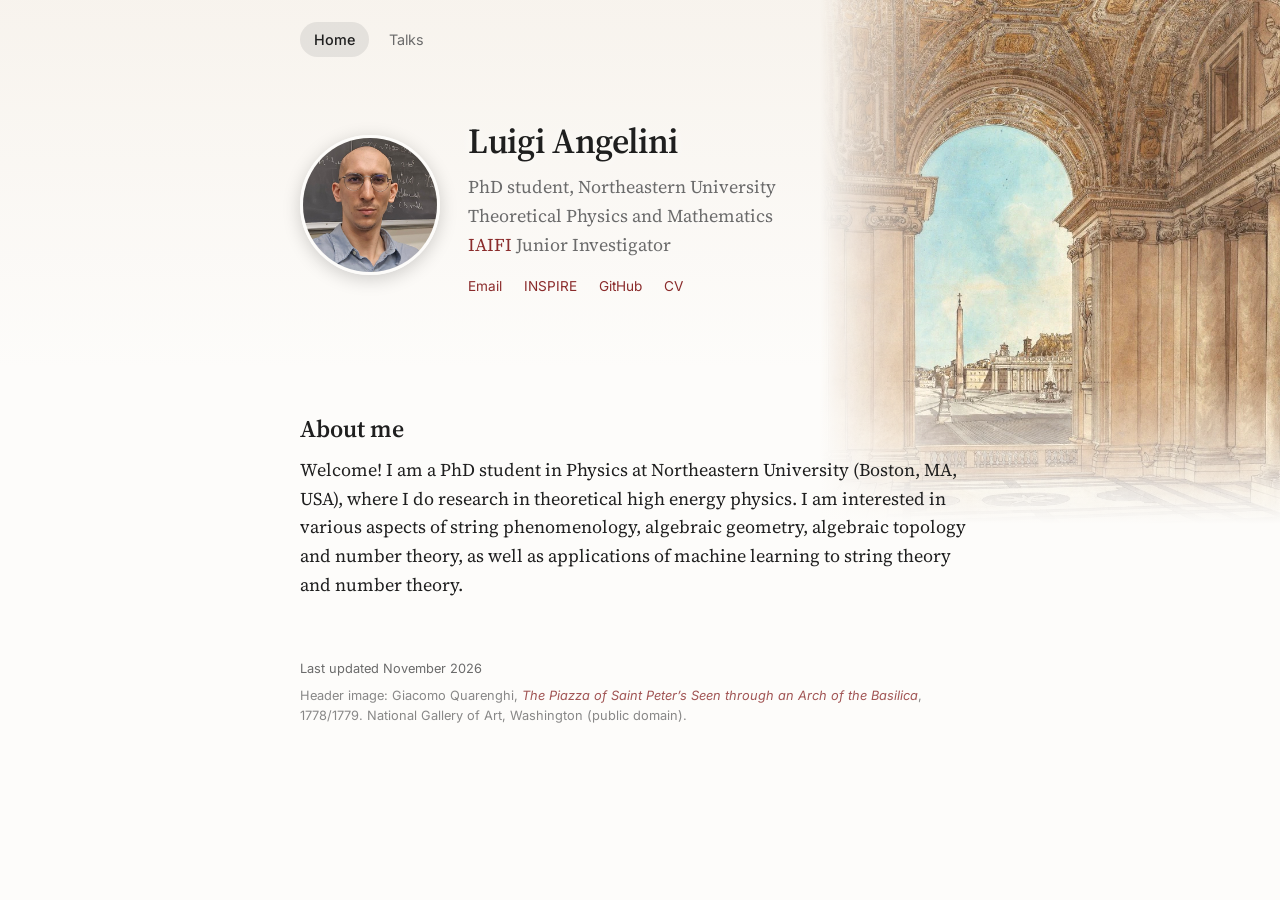
<file: index.html>
<!doctype html>
<html lang="en">
<head>
  <meta charset="utf-8">
  <meta name="viewport" content="width=device-width, initial-scale=1">
  <title>Luigi Angelini</title>
  <meta name="description" content="Luigi Angelini, Northeastern University: talks, notes and contact.">
  <link rel="preconnect" href="https://fonts.googleapis.com">
  <link rel="preconnect" href="https://fonts.gstatic.com" crossorigin>
  <link href="https://fonts.googleapis.com/css2?family=Source+Serif+4:ital,opsz,wght@0,8..60,400;0,8..60,600;1,8..60,400&family=Inter:wght@400;500&display=swap" rel="stylesheet">
  <link rel="stylesheet" href="style.css?v=2026-11-14g">
  <link rel="icon" type="image/svg+xml" sizes="any" href="favicon.svg">
  <link rel="icon" type="image/png" sizes="32x32" href="favicon-32.png">
  <link rel="icon" type="image/png" sizes="192x192" href="icon-192.png">
  <link rel="apple-touch-icon" href="apple-touch-icon.png">
  <meta property="og:type" content="website">
  <meta property="og:title" content="Luigi Angelini">
  <meta property="og:description" content="Luigi Angelini, Northeastern University: talks, notes and contact.">
  <meta property="og:url" content="https://luigiangelini.github.io/">
  <meta property="og:image" content="https://luigiangelini.github.io/preview.jpg">
  <meta property="og:image:width" content="1200">
  <meta property="og:image:height" content="630">
  <meta name="twitter:card" content="summary_large_image">
</head>
<body>
  <div class="hero">
    <nav class="tabs" aria-label="Site">
      <a href="./" class="tab active" aria-current="page">Home</a>
      <a href="talks.html" class="tab">Talks</a>
    </nav>
  <header class="site-header">
    <img class="portrait" src="photo.jpg" alt="Photo of Luigi Angelini" width="140" height="140">
    <div class="header-text">
      <h1>Luigi Angelini</h1>
      <p class="affiliation">PhD student, Northeastern University<br>Theoretical Physics and Mathematics<br><a href="https://iaifi.org" title="NSF AI Institute for Artificial Intelligence and Fundamental Interactions">IAIFI</a> Junior Investigator</p>
      <nav class="links">
        <a href="mailto:angelini.l@northeastern.edu">Email</a>
        <a href="https://inspirehep.net/authors/2682199">INSPIRE</a>
        <a href="https://github.com/LuigiAngelini">GitHub</a>
        <a href="LuigiAngelini_CV.pdf">CV</a>
      </nav>
    </div>
  </header>
  </div>

  <main>
    <section class="about" id="about">
      <h2>About me</h2>
      <p>Welcome! I am a PhD student in Physics at Northeastern University (Boston, MA, USA), where I do research in theoretical high energy physics. I am interested in various aspects of string phenomenology, algebraic geometry, algebraic topology and number theory, as well as applications of machine learning to string theory and number theory.</p>
      <!--
        ADD MORE ABOUT ME TEXT HERE
        Each paragraph goes between <p> and </p>, for example:
        <p>Before Northeastern, I studied ...</p>
        Links work like this: <a href="https://example.com">link text</a>
      -->
    </section>
  </main>

  <footer>
    <p>Last updated November 2026</p>
    <p class="credit">Header image: Giacomo Quarenghi, <a href="https://www.nga.gov/artworks/124060-piazza-saint-peters-seen-through-arch-basilica"><em>The Piazza of Saint Peter’s Seen through an Arch of the Basilica</em></a>, 1778/1779. National Gallery of Art, Washington (public domain).</p>
  </footer>

  <script>
    // Old links to a single talk (luigiangelini.github.io/#talk-name) now live on talks.html.
    if (location.hash.length > 1 && !document.getElementById(location.hash.slice(1))) {
      location.replace('talks.html' + location.hash);
    }
  </script>
</body>
</html>
</file>
<file: style.css>
:root {
  --bg: #fdfcfa;
  --text: #1f1f1f;
  --muted: #6b6b6b;
  --accent: #8a2b2b;
  --rule: #e6e2dc;
  --card: #ffffff;
}

@media (prefers-color-scheme: dark) {
  :root {
    --bg: #161616;
    --text: #e8e6e3;
    --muted: #9a9a9a;
    --accent: #e08a7a;
    --rule: #2d2d2d;
    --card: #1d1d1d;
  }
}

* { box-sizing: border-box; }

body {
  margin: 0;
  background: var(--bg);
  color: var(--text);
  font-family: "Source Serif 4", Georgia, serif;
  font-size: 18px;
  line-height: 1.6;
}

.site-header, main, footer {
  max-width: 720px;
  margin: 0 auto;
  padding: 0 20px;
}

.site-header {
  padding-top: 64px;
  padding-bottom: 24px;
  border-bottom: 1px solid var(--rule);
}

h1 {
  font-size: 2.2rem;
  font-weight: 600;
  margin: 0;
  letter-spacing: -0.01em;
}

.affiliation {
  margin: 4px 0 16px;
  color: var(--muted);
}

.links, .resources, .meta {
  font-family: Inter, system-ui, sans-serif;
  font-size: 0.85rem;
}

.links a, .resources a {
  margin-right: 18px;
}

a {
  color: var(--accent);
  text-decoration: none;
}
a:hover { text-decoration: underline; }

h2 {
  font-size: 1.5rem;
  font-weight: 600;
  margin: 40px 0 8px;
}

.intro {
  color: var(--muted);
  margin-top: 0;
}

.talk {
  padding: 28px 0;
  border-bottom: 1px solid var(--rule);
  scroll-margin-top: 20px;
}

.talk:target {
  background: var(--card);
  box-shadow: 0 0 0 12px var(--card);
  border-radius: 2px;
}

.talk h3 {
  position: relative;
  font-size: 1.2rem;
  font-weight: 600;
  line-height: 1.35;
  margin: 0 0 6px;
}

.hash {
  color: var(--muted);
  font-weight: 400;
  opacity: 0.5;
}
.talk .hash {
  position: absolute;
  left: -1.1em;
}
.talk:hover .hash { opacity: 1; }
.hash.copied::after {
  content: "copied";
  font-family: Inter, system-ui, sans-serif;
  font-size: 0.7rem;
  margin-left: 6px;
  color: var(--accent);
}

.meta {
  color: var(--muted);
  margin: 0 0 12px;
}
.meta .venue::after { content: " · "; }

.abstract { margin: 0 0 12px; }

.resources { margin: 0; }

footer {
  padding-top: 32px;
  padding-bottom: 64px;
  color: var(--muted);
  font-size: 0.8rem;
  font-family: Inter, system-ui, sans-serif;
}

@media (max-width: 600px) {
  body { font-size: 17px; }
  .site-header { padding-top: 40px; }
  .talk .hash { position: static; margin-right: 4px; }
}

/* Hide abstracts that haven't been written yet */
.abstract:empty { display: none; }

/* Header with portrait */
.site-header {
  display: flex;
  align-items: center;
  gap: 28px;
}
.portrait {
  width: 140px;
  height: 140px;
  border-radius: 50%;
  object-fit: cover;
  flex-shrink: 0;
}
@media (max-width: 600px) {
  .site-header { flex-direction: column; align-items: flex-start; gap: 18px; }
  .portrait { width: 110px; height: 110px; }
}

/* Backdrop: Giacomo Quarenghi, The Piazza of Saint Peter's Seen through an Arch of the Basilica (1778/1779), National Gallery of Art, public domain. Shown on the right side of the header.
   The whole drawing sits in the top-right corner of the page, uncropped, and fades
   gently on its left edge and into the page at the bottom.
   To change the picture, replace the url() and aspect-ratio in .hero::before. */
body { position: relative; }
.hero {
  position: relative;
  background: linear-gradient(to bottom, rgba(214, 190, 160, 0.14), rgba(214, 190, 160, 0));
}
.hero::before,
.hero::after {
  content: "";
  position: absolute;
  top: 0;
  right: 0;
  width: min(460px, 38vw);
  aspect-ratio: 800 / 912;
  pointer-events: none;
  z-index: 0;
}
/* The drawing, fading in from its left edge */
.hero::before {
  background: url("quarenghi-st-peters.webp") center / 100% 100% no-repeat;
  -webkit-mask-image: linear-gradient(to right, transparent 0%, #000 32%);
  mask-image: linear-gradient(to right, transparent 0%, #000 32%);
  filter: saturate(1.2) contrast(1.05);
}
/* Bottom fade into the page, drawn on top of the drawing (a single mask avoids a seam in Chrome) */
.hero::after {
  background: linear-gradient(to bottom, transparent 72%, var(--bg) 100%);
}
main, footer { position: relative; z-index: 1; }
.hero .site-header {
  position: relative;
  z-index: 1;
  border-bottom: none;
  padding-top: 96px;
  padding-bottom: 72px;
}
.hero h1, .hero .affiliation { text-shadow: 0 1px 12px var(--bg); }
.portrait {
  border: 3px solid var(--bg);
  box-shadow: 0 4px 18px rgba(0, 0, 0, 0.18);
}
@media (prefers-color-scheme: dark) {
  .hero { background: linear-gradient(to bottom, rgba(120, 95, 70, 0.12), rgba(120, 95, 70, 0)); }
  .hero::before { opacity: 0.88; filter: saturate(1.25) contrast(1.05); }
}
/* Narrow screens: the picture would sit behind the text, so make it a faint wash */
@media (max-width: 760px) {
  .hero::before, .hero::after { width: 70vw; }
  .hero::before { opacity: 0.5; }
}
@media (max-width: 760px) and (prefers-color-scheme: dark) {
  .hero::before { opacity: 0.38; }
}
@media (max-width: 600px) {
  .hero .site-header { padding-top: 48px; padding-bottom: 40px; }
}

footer .credit { margin-top: -6px; opacity: 0.8; }

/* Home / Talks tabs */
.tabs {
  position: relative;
  z-index: 1;
  max-width: 720px;
  margin: 0 auto;
  padding: 22px 20px 0;
  display: flex;
  gap: 6px;
  font-family: Inter, system-ui, sans-serif;
  font-size: 0.9rem;
}
.tab {
  color: var(--muted);
  padding: 6px 14px;
  border-radius: 999px;
}
.tab:hover { color: var(--text); text-decoration: none; background: rgba(127, 127, 127, 0.12); }
.tab.active { color: var(--text); background: rgba(127, 127, 127, 0.16); font-weight: 500; }
.tabs + .site-header { padding-top: 56px; }

/* Landing page */
.about { margin-top: 8px; }
.about p { margin: 0 0 14px; }
.card {
  display: grid;
  grid-template-columns: 1fr auto;
  align-items: center;
  column-gap: 16px;
  margin: 32px 0 8px;
  padding: 20px 24px;
  border: 1px solid var(--rule);
  border-radius: 10px;
  background: var(--card);
  color: var(--text);
}
.card:hover { text-decoration: none; border-color: var(--accent); }
.card-title { font-size: 1.25rem; font-weight: 600; }
.card-text { grid-column: 1; color: var(--muted); font-size: 0.95rem; }
.card-arrow { grid-column: 2; grid-row: 1 / span 2; color: var(--accent); font-size: 1.4rem; }
@media (max-width: 600px) {
  .tabs + .site-header { padding-top: 28px; }
}
.card.card-next { margin-top: 12px; }
</file>
